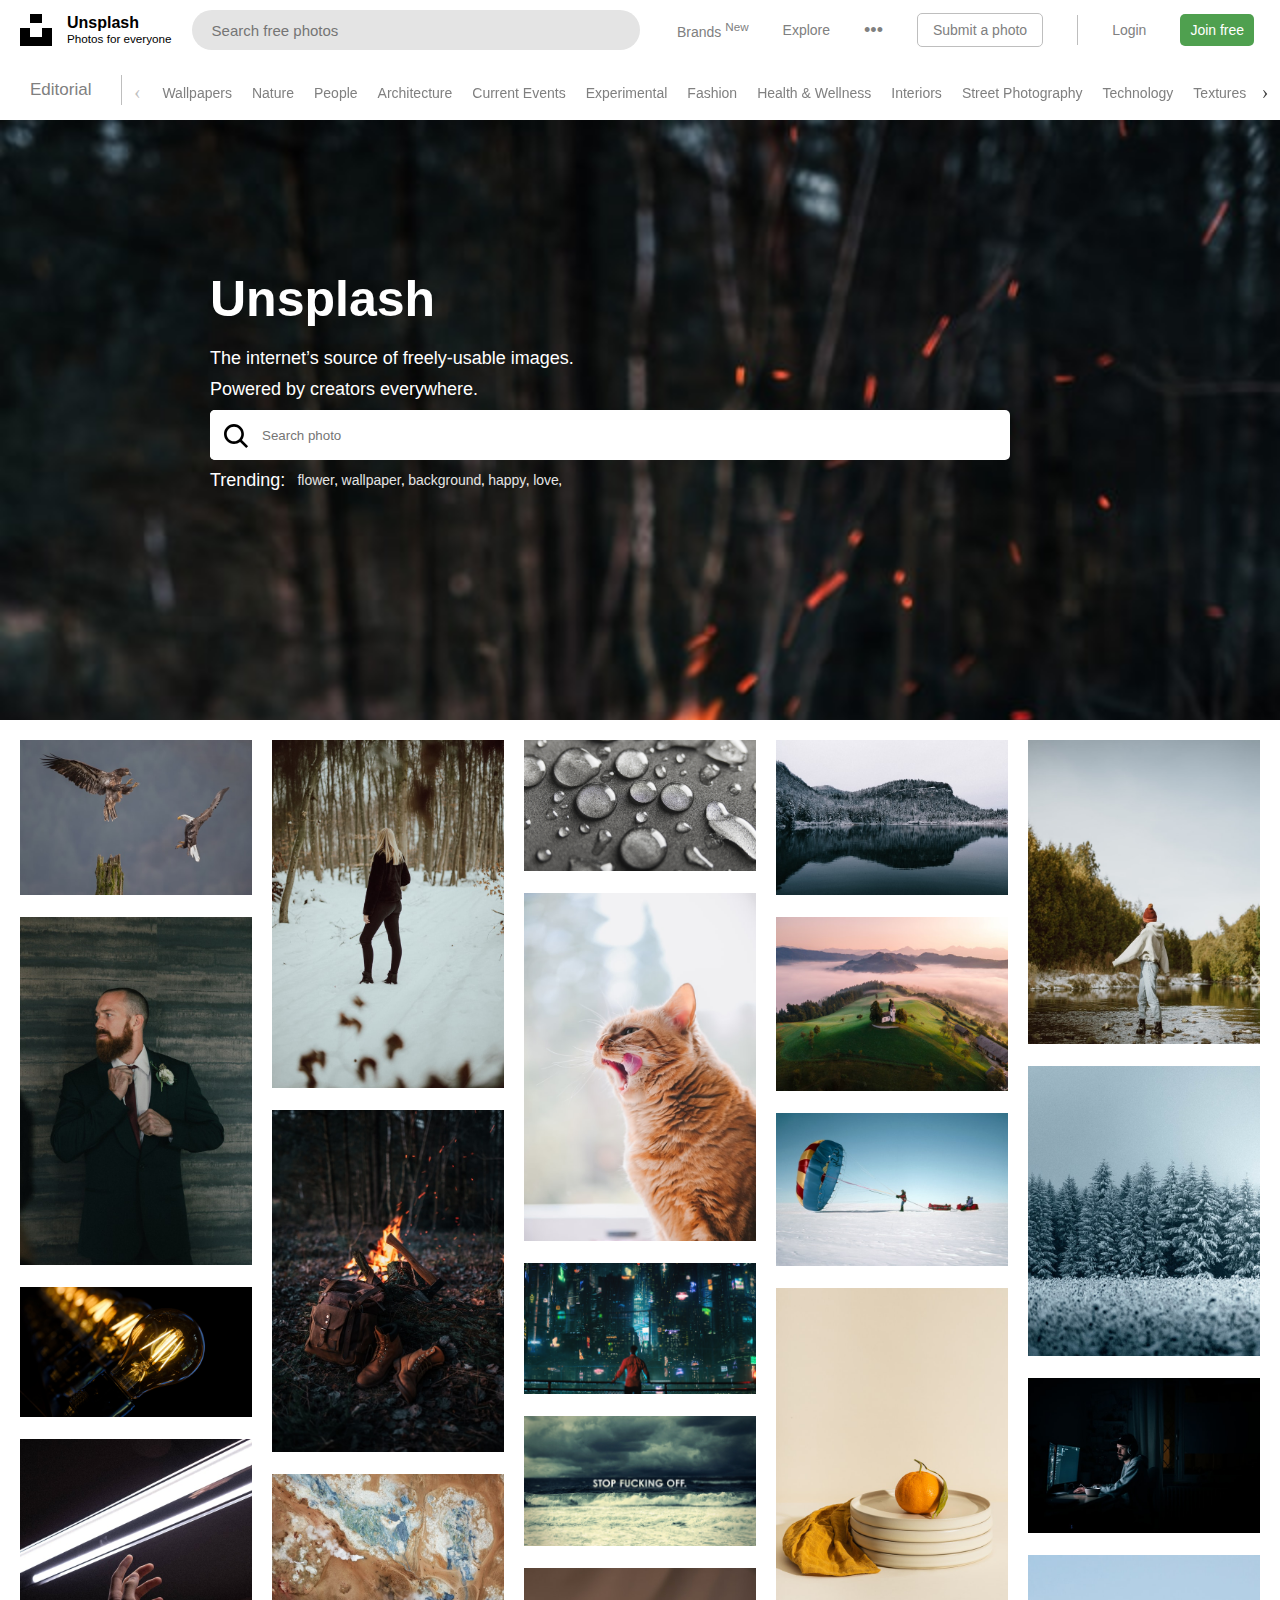
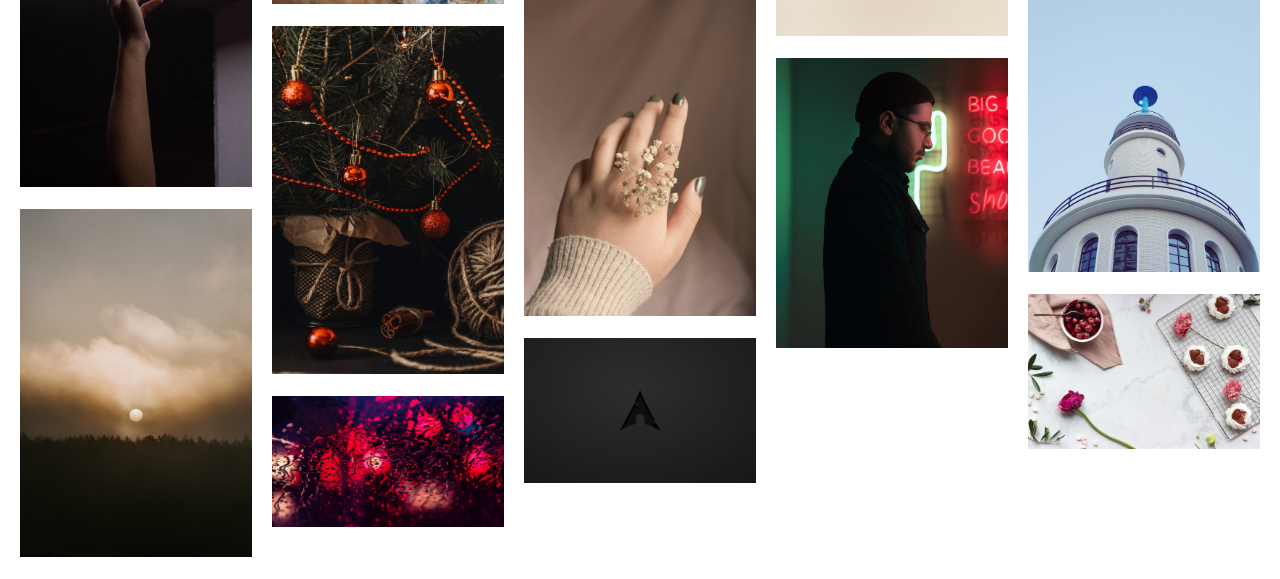
<file: index.html>
<!DOCTYPE html>
<html lang="en">

<head>
    <meta charset="UTF-8">
    <meta name="viewport" content="width=device-width, initial-scale=1.0">
    <title>Unsplash</title>
    <link rel="stylesheet" href="./slick/slick.css">
    <link rel="stylesheet" href="./slick/slick-theme.css">
    <link rel="stylesheet" href="./css/main.css">
</head>

<body>
    <header>
        <div class="top">
            <div class="logo">
                <svg width="32" height="32" class="_1Jlgk" version="1.1" viewBox="0 0 32 32"
                    aria-labelledby="unsplash-home" aria-hidden="false">
                    <title id="unsplash-home">Unsplash Home</title>
                    <path d="M10 9V0h12v9H10zm12 5h10v18H0V14h10v9h12v-9z"></path>
                </svg>
                <div>
                    <h1>Unsplash</h1>
                    <h3>Photos for everyone</h4>
                </div>
            </div>
            <div class="search-bar">
                <input class="in1" type="search" name="" id="" placeholder="Search free photos">
            </div>
            <div class="right-menu">
                <a href="" class="brands">Brands <sup>New</sup> </a>
                <a href="" class="Explore">Explore</a>
                <a href="" class="etc">•••</a>
                <a href="" class="submit">Submit a photo</a>
                <div href="" class="line"></div>
                <a href="" class="login">Login</a>
                <a href="" class="join">Join free</a>
            </div>
        </div>
        <div class="down">
            <a class="Editorial" href="">Editorial</a>
            <div class="line"></div>
            <ul class="slider">
                <li><a href="">Wallpapers</a></li>
                <li><a href="">Nature</a></li>
                <li><a href="">People</a></li>
                <li><a href="">Architecture</a></li>
                <li><a href="">Current Events</a></li>
                <li><a href="">Experimental</a></li>
                <li><a href="">Fashion</a></li>
                <li><a href="">Health &amp; Wellness</a></li>
                <li><a href="">Interiors</a></li>
                <li><a href="">Street Photography</a></li>
                <li><a href="">Technology</a></li>
                <li><a href="">Textures &amp; Patterns</a></li>
                <li><a href="">Business &amp; Work</a></li>
                <li><a href="">Animals</a></li>
                <li><a href="">Food &amp; Drink</a></li>
                <li><a href="">Athletics</a></li>
                <li><a href="">Spirituality</a></li>
                <li><a href="">Arts &amp; Culture</a></li>
                <li><a href="">History</a></li>
            </ul>
        </div>
    </header>
    <main>
        <section class="wallpaper">
            <img src="./img/7.jpg" alt="">
            <div class="title">
                <h1>Unsplash</h1>
                <h3>The internet’s source of freely-usable images.</h3>
                <h3>Powered by creators everywhere.</h3>
                <form action="" class="form1">
                    <div class="form-search">
                        <button type="submit">
                            <svg width="32" height="32" class="_2-tlh _1azRR _18QGm" version="1.1" viewBox="0 0 32 32" aria-hidden="false"><path d="M21.9 20.1c1.3-1.7 2-3.8 2-6.1 0-5.5-4.5-10-10-10C8.5 4 4 8.5 4 14s4.5 10 10 10c2.3 0 4.4-.8 6.1-2l6.1 6.1 1.9-1.9-6.2-6.1zM14 21.3c-4.1 0-7.3-3.3-7.3-7.3S9.9 6.7 14 6.7s7.3 3.3 7.3 7.3-3.3 7.3-7.3 7.3z"></path></svg>
                        </button>
                        <input type="text" placeholder="Search photo">
                    </div>
                </form>
                <div class="trend">
                    <h3>Trending:</h3>
                    <h4><a href="">flower</a>,</h4>
                    <h4><a href="">wallpaper</a>,</h4>
                    <h4><a href="">background</a>,</h4>
                    <h4><a href="">happy</a>,</h4>
                    <h4><a href="">love</a>,</h4>
                </div>
            </div>
        </section>
        <section class="content-image">
            <div class="item">
                <img src="./img/1.jpg" alt="">
            </div>
            <div class="item">
                <img src="./img/2.jpg" alt="">
            </div>
            <div class="item">
                <img src="./img/3.jpg" alt="">
            </div>
            <div class="item">
                <img src="./img/4.jpg" alt="">
            </div>
            <div class="item">
                <img src="./img/5.jpg" alt="">
            </div>
            <div class="item">
                <img src="./img/26.jpg" alt="">
            </div>
            <div class="item">
                <img src="./img/7.jpg" alt="">
            </div>
            <div class="item">
                <img src="./img/8.jpg" alt="">
            </div>
            <div class="item">
                <img src="./img/9.jpg" alt="">
            </div>
            <div class="item">
                <img src="./img/10.jpg" alt="">
            </div>
            <div class="item">
                <img src="./img/11.jpg" alt="">
            </div>
            <div class="item">
                <img src="./img/17.jpg" alt="">
            </div>
            <div class="item">
                <img src="./img/13.jpg" alt="">
            </div>
            <div class="item">
                <img src="./img/15.jpg" alt="">
            </div>
            <div class="item">
                <img src="./img/16.jpg" alt="">
            </div>
            <div class="item">
                <img src="./img/12.jpg" alt="">
            </div>
            <div class="item">
                <img src="./img/18.jpg" alt="">
            </div>
            <div class="item">
                <img src="./img/19.jpg" alt="">
            </div>
            <div class="item">
                <img src="./img/20.jpg" alt="">
            </div>
            <div class="item">
                <img src="./img/21.jpg" alt="">
            </div>
            <div class="item">
                <img src="./img/22.jpg" alt="">
            </div>
            <div class="item">
                <img src="./img/23.jpg" alt="">
            </div>
            <div class="item">
                <img src="./img/24.jpg" alt="">
            </div>
            <div class="item">
                <img src="./img/25.jpg" alt="">
            </div>
            <div class="item">
                <img src="./img/6.jpg" alt="">
            </div>
            <div class="item">
                <img src="./img/27.jpg" alt="">
            </div>
        </section>
    </main>

    <script src="http://code.jquery.com/jquery-1.11.0.min.js"></script>
    <script src="./slick/slick.min.js"></script>
    <script src="./js/js.js"></script>
    <script>
        $('.slider').slick({
            dots: false,
            infinite: false,
            speed: 300,
            slidesToShow: 1,
            centerMode: false,
            variableWidth: true
        });
    </script>
</body>
</html>
</file>
<file: css/main.css>
html,body,*::after,*,*::before{padding:0;margin:0;box-sizing:border-box}.slick-slide{outline:none}html{font-size:10px}body{width:100%;height:100%;background-color:#0f2222;color:white;font-family:sans-serif}header{position:sticky;display:flex;top:0;z-index:1000;flex-direction:column;width:100%}header .top{display:flex;flex-direction:row;background-color:white;padding:0rem;width:100%;align-items:center;height:6rem}header .top .logo{display:flex;margin:0 2rem;width:auto;height:auto}header .top .logo h1,header .top .logo h3{color:black;font-weight:100;margin-left:1.5rem}header .top .logo h1{font-size:16px;font-weight:bold}header .top .search-bar{display:flex;flex:1;width:400px;height:40px}header .top .search-bar input{margin-right:2rem;border-radius:20px;background-color:#e4e4e4;font-size:15px;padding:0 2rem;border:none;outline:none;width:100%;height:100%}header .top .search-bar input:hover{border:1px solid #bebebe}header .top .right-menu{display:flex;color:gray;width:62rem;transition:.5s;font-size:14px;align-items:center;height:40px}header .top .right-menu a{text-decoration:none;color:gray}header .top .right-menu .brands,header .top .right-menu .Explore,header .top .right-menu .etc,header .top .right-menu .login,header .top .right-menu .join,header .top .right-menu .submit,header .top .right-menu .line{margin:0 1.7rem}header .top .right-menu .brands:hover,header .top .right-menu .Explore:hover,header .top .right-menu .etc:hover,header .top .right-menu .login:hover,header .top .right-menu .join:hover,header .top .right-menu .submit:hover,header .top .right-menu .line:hover{color:black}header .top .right-menu .etc{font-size:18px}header .top .right-menu .line{height:30px;border-right:1px solid #bebebe}header .top .right-menu .submit{border:1px solid #bebebe;padding:.8rem 1.5rem;border-radius:5px}header .top .right-menu .join{color:white;border-radius:5px;background-color:#4fa04f;padding:.8rem 1rem}header .down{display:flex;align-items:center;background-color:white;height:6rem;padding:0rem 3rem}header .down .line{height:30px;border-right:1px solid #bebebe;margin:0 3rem}header .down .Editorial{color:gray;text-decoration:none;font-size:17px}header .down .Editorial:hover{color:black}header .down .slider{display:flex;flex:1;align-items:center;padding-top:1rem;width:10%;height:100%}header .down .slider li{height:2rem;color:#bebebe;padding:0 1rem;outline:none}header .down .slider li a{font-size:14px;outline:none;color:gray;text-decoration:none}header .down .slider li a:hover{color:black}.wallpaper{max-height:60rem;width:100%;max-height:60rem;overflow:hidden}.wallpaper img{width:100%;height:auto;position:relative}.wallpaper .title{position:absolute;top:26rem;left:50rem;flex:1;color:white;padding:1rem;width:fit-content}.wallpaper .title h1{margin-bottom:2rem;font-size:50px;font-weight:bold}.wallpaper .title h3{font-size:18px;margin:1rem 0;font-weight:100}.wallpaper .title .form-search{margin-right:2rem;display:flex;max-width:100rem;width:80rem;border-radius:5px;height:5rem;background-color:white}.wallpaper .title .form-search button{padding:1rem;outline:none;border:none;border-radius:5px;background-color:white}.wallpaper .title .form-search input{flex:1;border-radius:5px;width:100px;margin-right:2rem;outline:none;border:none}.wallpaper .title .trend{display:flex}.wallpaper .title .trend h3{margin-right:1rem}.wallpaper .title .trend h4{margin:0 .2rem;line-height:4rem}.wallpaper .title .trend h4 a{color:#e4e4e4;font-size:14px;font-weight:100;text-decoration:none}.wallpaper .title .trend h4 a:hover{color:white}.content-image{column-count:5;column-gap:2rem;padding:2rem;background-color:white}.content-image .item{width:100%;height:100%;margin-bottom:2rem}.content-image .item img{width:100%;height:auto}@media (max-width: 1200px){.logo div h1,.logo h3{display:none}}@media (max-width: 1700px){.wallpaper .title{left:30rem}}@media (max-width: 1400px){.wallpaper .title{left:20rem}}@media (max-width: 1200px){.wallpaper .title{left:10rem}.content-image{column-count:4}}@media (max-width: 1000px){.wallpaper .title{left:10rem}.wallpaper .title .form1 .form-search{width:60rem !important}.top .right-menu{opacity:0;display:none;visibility:hidden;width:0px !important}.top .right-menu .brands,.top .right-menu .Explore,.top .right-menu .etc,.top .right-menu .submit,.top .right-menu .line,.top .right-menu .login,.top .right-menu .join{opacity:0;display:none;visibility:hidden;width:0px !important}.content-image{column-count:3}}@media (max-width: 800px){.wallpaper .title{left:8rem}.wallpaper .title .form1 .form-search{width:50rem !important}.content-image{column-count:2}}@media (max-width: 600px){.wallpaper .title{left:3rem}.wallpaper .title .form1 .form-search{width:40rem !important}.content-image{column-count:1}}
/*# sourceMappingURL=main.css.map */
</file>
